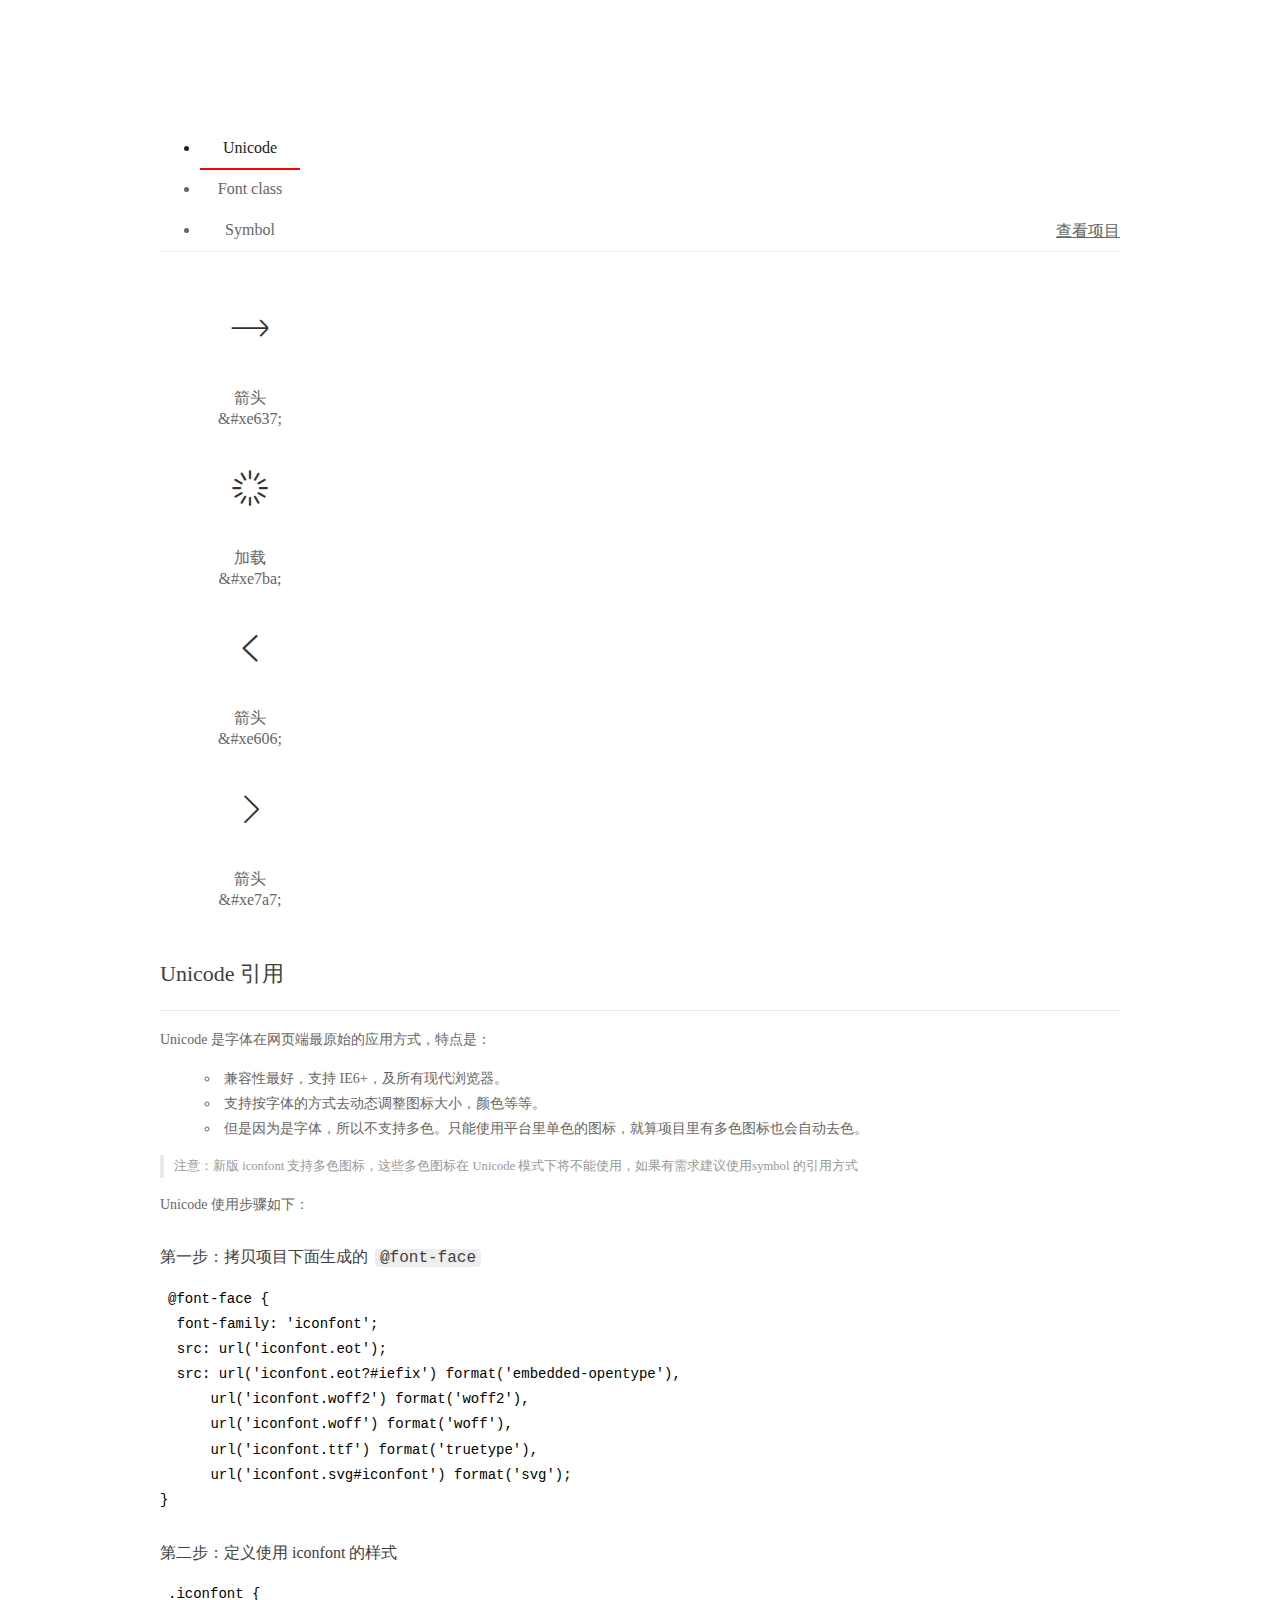
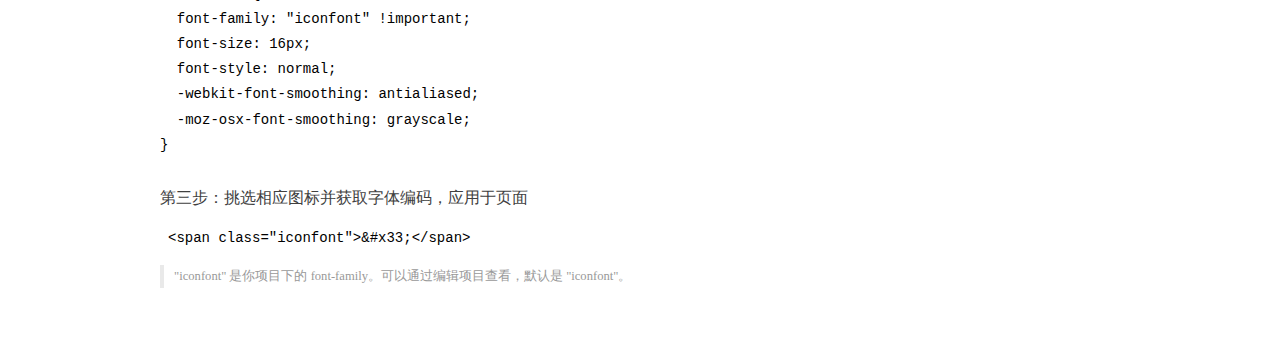
<file: font/iconfont/demo_index.html>
<!DOCTYPE html>
<html>
<head>
  <meta charset="utf-8"/>
  <title>IconFont Demo</title>
  <link rel="shortcut icon" href="https://img.alicdn.com/tps/i4/TB1_oz6GVXXXXaFXpXXJDFnIXXX-64-64.ico" type="image/x-icon"/>
  <link rel="stylesheet" href="https://g.alicdn.com/thx/cube/1.3.2/cube.min.css">
  <link rel="stylesheet" href="demo.css">
  <link rel="stylesheet" href="iconfont.css">
  <script src="iconfont.js"></script>
  <!-- jQuery -->
  <script src="https://a1.alicdn.com/oss/uploads/2018/12/26/7bfddb60-08e8-11e9-9b04-53e73bb6408b.js"></script>
  <!-- 代码高亮 -->
  <script src="https://a1.alicdn.com/oss/uploads/2018/12/26/a3f714d0-08e6-11e9-8a15-ebf944d7534c.js"></script>
</head>
<body>
  <div class="main">
    <h1 class="logo"><a href="https://www.iconfont.cn/" title="iconfont 首页" target="_blank">&#xe86b;</a></h1>
    <div class="nav-tabs">
      <ul id="tabs" class="dib-box">
        <li class="dib active"><span>Unicode</span></li>
        <li class="dib"><span>Font class</span></li>
        <li class="dib"><span>Symbol</span></li>
      </ul>
      
      <a href="https://www.iconfont.cn/manage/index?manage_type=myprojects&projectId=1890824" target="_blank" class="nav-more">查看项目</a>
      
    </div>
    <div class="tab-container">
      <div class="content unicode" style="display: block;">
          <ul class="icon_lists dib-box">
          
            <li class="dib">
              <span class="icon iconfont">&#xe637;</span>
                <div class="name">箭头</div>
                <div class="code-name">&amp;#xe637;</div>
              </li>
          
            <li class="dib">
              <span class="icon iconfont">&#xe7ba;</span>
                <div class="name">加载</div>
                <div class="code-name">&amp;#xe7ba;</div>
              </li>
          
            <li class="dib">
              <span class="icon iconfont">&#xe606;</span>
                <div class="name">箭头</div>
                <div class="code-name">&amp;#xe606;</div>
              </li>
          
            <li class="dib">
              <span class="icon iconfont">&#xe7a7;</span>
                <div class="name">箭头</div>
                <div class="code-name">&amp;#xe7a7;</div>
              </li>
          
          </ul>
          <div class="article markdown">
          <h2 id="unicode-">Unicode 引用</h2>
          <hr>

          <p>Unicode 是字体在网页端最原始的应用方式，特点是：</p>
          <ul>
            <li>兼容性最好，支持 IE6+，及所有现代浏览器。</li>
            <li>支持按字体的方式去动态调整图标大小，颜色等等。</li>
            <li>但是因为是字体，所以不支持多色。只能使用平台里单色的图标，就算项目里有多色图标也会自动去色。</li>
          </ul>
          <blockquote>
            <p>注意：新版 iconfont 支持多色图标，这些多色图标在 Unicode 模式下将不能使用，如果有需求建议使用symbol 的引用方式</p>
          </blockquote>
          <p>Unicode 使用步骤如下：</p>
          <h3 id="-font-face">第一步：拷贝项目下面生成的 <code>@font-face</code></h3>
<pre><code class="language-css"
>@font-face {
  font-family: 'iconfont';
  src: url('iconfont.eot');
  src: url('iconfont.eot?#iefix') format('embedded-opentype'),
      url('iconfont.woff2') format('woff2'),
      url('iconfont.woff') format('woff'),
      url('iconfont.ttf') format('truetype'),
      url('iconfont.svg#iconfont') format('svg');
}
</code></pre>
          <h3 id="-iconfont-">第二步：定义使用 iconfont 的样式</h3>
<pre><code class="language-css"
>.iconfont {
  font-family: "iconfont" !important;
  font-size: 16px;
  font-style: normal;
  -webkit-font-smoothing: antialiased;
  -moz-osx-font-smoothing: grayscale;
}
</code></pre>
          <h3 id="-">第三步：挑选相应图标并获取字体编码，应用于页面</h3>
<pre>
<code class="language-html"
>&lt;span class="iconfont"&gt;&amp;#x33;&lt;/span&gt;
</code></pre>
          <blockquote>
            <p>"iconfont" 是你项目下的 font-family。可以通过编辑项目查看，默认是 "iconfont"。</p>
          </blockquote>
          </div>
      </div>
      <div class="content font-class">
        <ul class="icon_lists dib-box">
          
          <li class="dib">
            <span class="icon iconfont icon-jiantou1"></span>
            <div class="name">
              箭头
            </div>
            <div class="code-name">.icon-jiantou1
            </div>
          </li>
          
          <li class="dib">
            <span class="icon iconfont icon-jiazai"></span>
            <div class="name">
              加载
            </div>
            <div class="code-name">.icon-jiazai
            </div>
          </li>
          
          <li class="dib">
            <span class="icon iconfont icon-xiazai6"></span>
            <div class="name">
              箭头
            </div>
            <div class="code-name">.icon-xiazai6
            </div>
          </li>
          
          <li class="dib">
            <span class="icon iconfont icon-jiantou"></span>
            <div class="name">
              箭头
            </div>
            <div class="code-name">.icon-jiantou
            </div>
          </li>
          
        </ul>
        <div class="article markdown">
        <h2 id="font-class-">font-class 引用</h2>
        <hr>

        <p>font-class 是 Unicode 使用方式的一种变种，主要是解决 Unicode 书写不直观，语意不明确的问题。</p>
        <p>与 Unicode 使用方式相比，具有如下特点：</p>
        <ul>
          <li>兼容性良好，支持 IE8+，及所有现代浏览器。</li>
          <li>相比于 Unicode 语意明确，书写更直观。可以很容易分辨这个 icon 是什么。</li>
          <li>因为使用 class 来定义图标，所以当要替换图标时，只需要修改 class 里面的 Unicode 引用。</li>
          <li>不过因为本质上还是使用的字体，所以多色图标还是不支持的。</li>
        </ul>
        <p>使用步骤如下：</p>
        <h3 id="-fontclass-">第一步：引入项目下面生成的 fontclass 代码：</h3>
<pre><code class="language-html">&lt;link rel="stylesheet" href="./iconfont.css"&gt;
</code></pre>
        <h3 id="-">第二步：挑选相应图标并获取类名，应用于页面：</h3>
<pre><code class="language-html">&lt;span class="iconfont icon-xxx"&gt;&lt;/span&gt;
</code></pre>
        <blockquote>
          <p>"
            iconfont" 是你项目下的 font-family。可以通过编辑项目查看，默认是 "iconfont"。</p>
        </blockquote>
      </div>
      </div>
      <div class="content symbol">
          <ul class="icon_lists dib-box">
          
            <li class="dib">
                <svg class="icon svg-icon" aria-hidden="true">
                  <use xlink:href="#icon-jiantou1"></use>
                </svg>
                <div class="name">箭头</div>
                <div class="code-name">#icon-jiantou1</div>
            </li>
          
            <li class="dib">
                <svg class="icon svg-icon" aria-hidden="true">
                  <use xlink:href="#icon-jiazai"></use>
                </svg>
                <div class="name">加载</div>
                <div class="code-name">#icon-jiazai</div>
            </li>
          
            <li class="dib">
                <svg class="icon svg-icon" aria-hidden="true">
                  <use xlink:href="#icon-xiazai6"></use>
                </svg>
                <div class="name">箭头</div>
                <div class="code-name">#icon-xiazai6</div>
            </li>
          
            <li class="dib">
                <svg class="icon svg-icon" aria-hidden="true">
                  <use xlink:href="#icon-jiantou"></use>
                </svg>
                <div class="name">箭头</div>
                <div class="code-name">#icon-jiantou</div>
            </li>
          
          </ul>
          <div class="article markdown">
          <h2 id="symbol-">Symbol 引用</h2>
          <hr>

          <p>这是一种全新的使用方式，应该说这才是未来的主流，也是平台目前推荐的用法。相关介绍可以参考这篇<a href="">文章</a>
            这种用法其实是做了一个 SVG 的集合，与另外两种相比具有如下特点：</p>
          <ul>
            <li>支持多色图标了，不再受单色限制。</li>
            <li>通过一些技巧，支持像字体那样，通过 <code>font-size</code>, <code>color</code> 来调整样式。</li>
            <li>兼容性较差，支持 IE9+，及现代浏览器。</li>
            <li>浏览器渲染 SVG 的性能一般，还不如 png。</li>
          </ul>
          <p>使用步骤如下：</p>
          <h3 id="-symbol-">第一步：引入项目下面生成的 symbol 代码：</h3>
<pre><code class="language-html">&lt;script src="./iconfont.js"&gt;&lt;/script&gt;
</code></pre>
          <h3 id="-css-">第二步：加入通用 CSS 代码（引入一次就行）：</h3>
<pre><code class="language-html">&lt;style&gt;
.icon {
  width: 1em;
  height: 1em;
  vertical-align: -0.15em;
  fill: currentColor;
  overflow: hidden;
}
&lt;/style&gt;
</code></pre>
          <h3 id="-">第三步：挑选相应图标并获取类名，应用于页面：</h3>
<pre><code class="language-html">&lt;svg class="icon" aria-hidden="true"&gt;
  &lt;use xlink:href="#icon-xxx"&gt;&lt;/use&gt;
&lt;/svg&gt;
</code></pre>
          </div>
      </div>

    </div>
  </div>
  <script>
  $(document).ready(function () {
      $('.tab-container .content:first').show()

      $('#tabs li').click(function (e) {
        var tabContent = $('.tab-container .content')
        var index = $(this).index()

        if ($(this).hasClass('active')) {
          return
        } else {
          $('#tabs li').removeClass('active')
          $(this).addClass('active')

          tabContent.hide().eq(index).fadeIn()
        }
      })
    })
  </script>
</body>
</html>
</file>
<file: font/iconfont/demo.css>
/* Logo 字体 */
@font-face {
  font-family: "iconfont logo";
  src: url('https://at.alicdn.com/t/font_985780_km7mi63cihi.eot?t=1545807318834');
  src: url('https://at.alicdn.com/t/font_985780_km7mi63cihi.eot?t=1545807318834#iefix') format('embedded-opentype'),
    url('https://at.alicdn.com/t/font_985780_km7mi63cihi.woff?t=1545807318834') format('woff'),
    url('https://at.alicdn.com/t/font_985780_km7mi63cihi.ttf?t=1545807318834') format('truetype'),
    url('https://at.alicdn.com/t/font_985780_km7mi63cihi.svg?t=1545807318834#iconfont') format('svg');
}

.logo {
  font-family: "iconfont logo";
  font-size: 160px;
  font-style: normal;
  -webkit-font-smoothing: antialiased;
  -moz-osx-font-smoothing: grayscale;
}

/* tabs */
.nav-tabs {
  position: relative;
}

.nav-tabs .nav-more {
  position: absolute;
  right: 0;
  bottom: 0;
  height: 42px;
  line-height: 42px;
  color: #666;
}

#tabs {
  border-bottom: 1px solid #eee;
}

#tabs li {
  cursor: pointer;
  width: 100px;
  height: 40px;
  line-height: 40px;
  text-align: center;
  font-size: 16px;
  border-bottom: 2px solid transparent;
  position: relative;
  z-index: 1;
  margin-bottom: -1px;
  color: #666;
}


#tabs .active {
  border-bottom-color: #f00;
  color: #222;
}

.tab-container .content {
  display: none;
}

/* 页面布局 */
.main {
  padding: 30px 100px;
  width: 960px;
  margin: 0 auto;
}

.main .logo {
  color: #333;
  text-align: left;
  margin-bottom: 30px;
  line-height: 1;
  height: 110px;
  margin-top: -50px;
  overflow: hidden;
  *zoom: 1;
}

.main .logo a {
  font-size: 160px;
  color: #333;
}

.helps {
  margin-top: 40px;
}

.helps pre {
  padding: 20px;
  margin: 10px 0;
  border: solid 1px #e7e1cd;
  background-color: #fffdef;
  overflow: auto;
}

.icon_lists {
  width: 100% !important;
  overflow: hidden;
  *zoom: 1;
}

.icon_lists li {
  width: 100px;
  margin-bottom: 10px;
  margin-right: 20px;
  text-align: center;
  list-style: none !important;
  cursor: default;
}

.icon_lists li .code-name {
  line-height: 1.2;
}

.icon_lists .icon {
  display: block;
  height: 100px;
  line-height: 100px;
  font-size: 42px;
  margin: 10px auto;
  color: #333;
  -webkit-transition: font-size 0.25s linear, width 0.25s linear;
  -moz-transition: font-size 0.25s linear, width 0.25s linear;
  transition: font-size 0.25s linear, width 0.25s linear;
}

.icon_lists .icon:hover {
  font-size: 100px;
}

.icon_lists .svg-icon {
  /* 通过设置 font-size 来改变图标大小 */
  width: 1em;
  /* 图标和文字相邻时，垂直对齐 */
  vertical-align: -0.15em;
  /* 通过设置 color 来改变 SVG 的颜色/fill */
  fill: currentColor;
  /* path 和 stroke 溢出 viewBox 部分在 IE 下会显示
      normalize.css 中也包含这行 */
  overflow: hidden;
}

.icon_lists li .name,
.icon_lists li .code-name {
  color: #666;
}

/* markdown 样式 */
.markdown {
  color: #666;
  font-size: 14px;
  line-height: 1.8;
}

.highlight {
  line-height: 1.5;
}

.markdown img {
  vertical-align: middle;
  max-width: 100%;
}

.markdown h1 {
  color: #404040;
  font-weight: 500;
  line-height: 40px;
  margin-bottom: 24px;
}

.markdown h2,
.markdown h3,
.markdown h4,
.markdown h5,
.markdown h6 {
  color: #404040;
  margin: 1.6em 0 0.6em 0;
  font-weight: 500;
  clear: both;
}

.markdown h1 {
  font-size: 28px;
}

.markdown h2 {
  font-size: 22px;
}

.markdown h3 {
  font-size: 16px;
}

.markdown h4 {
  font-size: 14px;
}

.markdown h5 {
  font-size: 12px;
}

.markdown h6 {
  font-size: 12px;
}

.markdown hr {
  height: 1px;
  border: 0;
  background: #e9e9e9;
  margin: 16px 0;
  clear: both;
}

.markdown p {
  margin: 1em 0;
}

.markdown>p,
.markdown>blockquote,
.markdown>.highlight,
.markdown>ol,
.markdown>ul {
  width: 80%;
}

.markdown ul>li {
  list-style: circle;
}

.markdown>ul li,
.markdown blockquote ul>li {
  margin-left: 20px;
  padding-left: 4px;
}

.markdown>ul li p,
.markdown>ol li p {
  margin: 0.6em 0;
}

.markdown ol>li {
  list-style: decimal;
}

.markdown>ol li,
.markdown blockquote ol>li {
  margin-left: 20px;
  padding-left: 4px;
}

.markdown code {
  margin: 0 3px;
  padding: 0 5px;
  background: #eee;
  border-radius: 3px;
}

.markdown strong,
.markdown b {
  font-weight: 600;
}

.markdown>table {
  border-collapse: collapse;
  border-spacing: 0px;
  empty-cells: show;
  border: 1px solid #e9e9e9;
  width: 95%;
  margin-bottom: 24px;
}

.markdown>table th {
  white-space: nowrap;
  color: #333;
  font-weight: 600;
}

.markdown>table th,
.markdown>table td {
  border: 1px solid #e9e9e9;
  padding: 8px 16px;
  text-align: left;
}

.markdown>table th {
  background: #F7F7F7;
}

.markdown blockquote {
  font-size: 90%;
  color: #999;
  border-left: 4px solid #e9e9e9;
  padding-left: 0.8em;
  margin: 1em 0;
}

.markdown blockquote p {
  margin: 0;
}

.markdown .anchor {
  opacity: 0;
  transition: opacity 0.3s ease;
  margin-left: 8px;
}

.markdown .waiting {
  color: #ccc;
}

.markdown h1:hover .anchor,
.markdown h2:hover .anchor,
.markdown h3:hover .anchor,
.markdown h4:hover .anchor,
.markdown h5:hover .anchor,
.markdown h6:hover .anchor {
  opacity: 1;
  display: inline-block;
}

.markdown>br,
.markdown>p>br {
  clear: both;
}


.hljs {
  display: block;
  background: white;
  padding: 0.5em;
  color: #333333;
  overflow-x: auto;
}

.hljs-comment,
.hljs-meta {
  color: #969896;
}

.hljs-string,
.hljs-variable,
.hljs-template-variable,
.hljs-strong,
.hljs-emphasis,
.hljs-quote {
  color: #df5000;
}

.hljs-keyword,
.hljs-selector-tag,
.hljs-type {
  color: #a71d5d;
}

.hljs-literal,
.hljs-symbol,
.hljs-bullet,
.hljs-attribute {
  color: #0086b3;
}

.hljs-section,
.hljs-name {
  color: #63a35c;
}

.hljs-tag {
  color: #333333;
}

.hljs-title,
.hljs-attr,
.hljs-selector-id,
.hljs-selector-class,
.hljs-selector-attr,
.hljs-selector-pseudo {
  color: #795da3;
}

.hljs-addition {
  color: #55a532;
  background-color: #eaffea;
}

.hljs-deletion {
  color: #bd2c00;
  background-color: #ffecec;
}

.hljs-link {
  text-decoration: underline;
}

/* 代码高亮 */
/* PrismJS 1.15.0
https://prismjs.com/download.html#themes=prism&languages=markup+css+clike+javascript */
/**
 * prism.js default theme for JavaScript, CSS and HTML
 * Based on dabblet (http://dabblet.com)
 * @author Lea Verou
 */
code[class*="language-"],
pre[class*="language-"] {
  color: black;
  background: none;
  text-shadow: 0 1px white;
  font-family: Consolas, Monaco, 'Andale Mono', 'Ubuntu Mono', monospace;
  text-align: left;
  white-space: pre;
  word-spacing: normal;
  word-break: normal;
  word-wrap: normal;
  line-height: 1.5;

  -moz-tab-size: 4;
  -o-tab-size: 4;
  tab-size: 4;

  -webkit-hyphens: none;
  -moz-hyphens: none;
  -ms-hyphens: none;
  hyphens: none;
}

pre[class*="language-"]::-moz-selection,
pre[class*="language-"] ::-moz-selection,
code[class*="language-"]::-moz-selection,
code[class*="language-"] ::-moz-selection {
  text-shadow: none;
  background: #b3d4fc;
}

pre[class*="language-"]::selection,
pre[class*="language-"] ::selection,
code[class*="language-"]::selection,
code[class*="language-"] ::selection {
  text-shadow: none;
  background: #b3d4fc;
}

@media print {

  code[class*="language-"],
  pre[class*="language-"] {
    text-shadow: none;
  }
}

/* Code blocks */
pre[class*="language-"] {
  padding: 1em;
  margin: .5em 0;
  overflow: auto;
}

:not(pre)>code[class*="language-"],
pre[class*="language-"] {
  background: #f5f2f0;
}

/* Inline code */
:not(pre)>code[class*="language-"] {
  padding: .1em;
  border-radius: .3em;
  white-space: normal;
}

.token.comment,
.token.prolog,
.token.doctype,
.token.cdata {
  color: slategray;
}

.token.punctuation {
  color: #999;
}

.namespace {
  opacity: .7;
}

.token.property,
.token.tag,
.token.boolean,
.token.number,
.token.constant,
.token.symbol,
.token.deleted {
  color: #905;
}

.token.selector,
.token.attr-name,
.token.string,
.token.char,
.token.builtin,
.token.inserted {
  color: #690;
}

.token.operator,
.token.entity,
.token.url,
.language-css .token.string,
.style .token.string {
  color: #9a6e3a;
  background: hsla(0, 0%, 100%, .5);
}

.token.atrule,
.token.attr-value,
.token.keyword {
  color: #07a;
}

.token.function,
.token.class-name {
  color: #DD4A68;
}

.token.regex,
.token.important,
.token.variable {
  color: #e90;
}

.token.important,
.token.bold {
  font-weight: bold;
}

.token.italic {
  font-style: italic;
}

.token.entity {
  cursor: help;
}
</file>
<file: font/iconfont/iconfont.css>
@font-face {font-family: "iconfont";
  src: url('iconfont.eot?t=1592743934220'); /* IE9 */
  src: url('iconfont.eot?t=1592743934220#iefix') format('embedded-opentype'), /* IE6-IE8 */
  url('[data-uri]') format('woff2'),
  url('iconfont.woff?t=1592743934220') format('woff'),
  url('iconfont.ttf?t=1592743934220') format('truetype'), /* chrome, firefox, opera, Safari, Android, iOS 4.2+ */
  url('iconfont.svg?t=1592743934220#iconfont') format('svg'); /* iOS 4.1- */
}

.iconfont {
  font-family: "iconfont" !important;
  font-size: 16px;
  font-style: normal;
  -webkit-font-smoothing: antialiased;
  -moz-osx-font-smoothing: grayscale;
}

.icon-jiantou1:before {
  content: "\e637";
}

.icon-jiazai:before {
  content: "\e7ba";
}

.icon-xiazai6:before {
  content: "\e606";
}

.icon-jiantou:before {
  content: "\e7a7";
}
</file>
